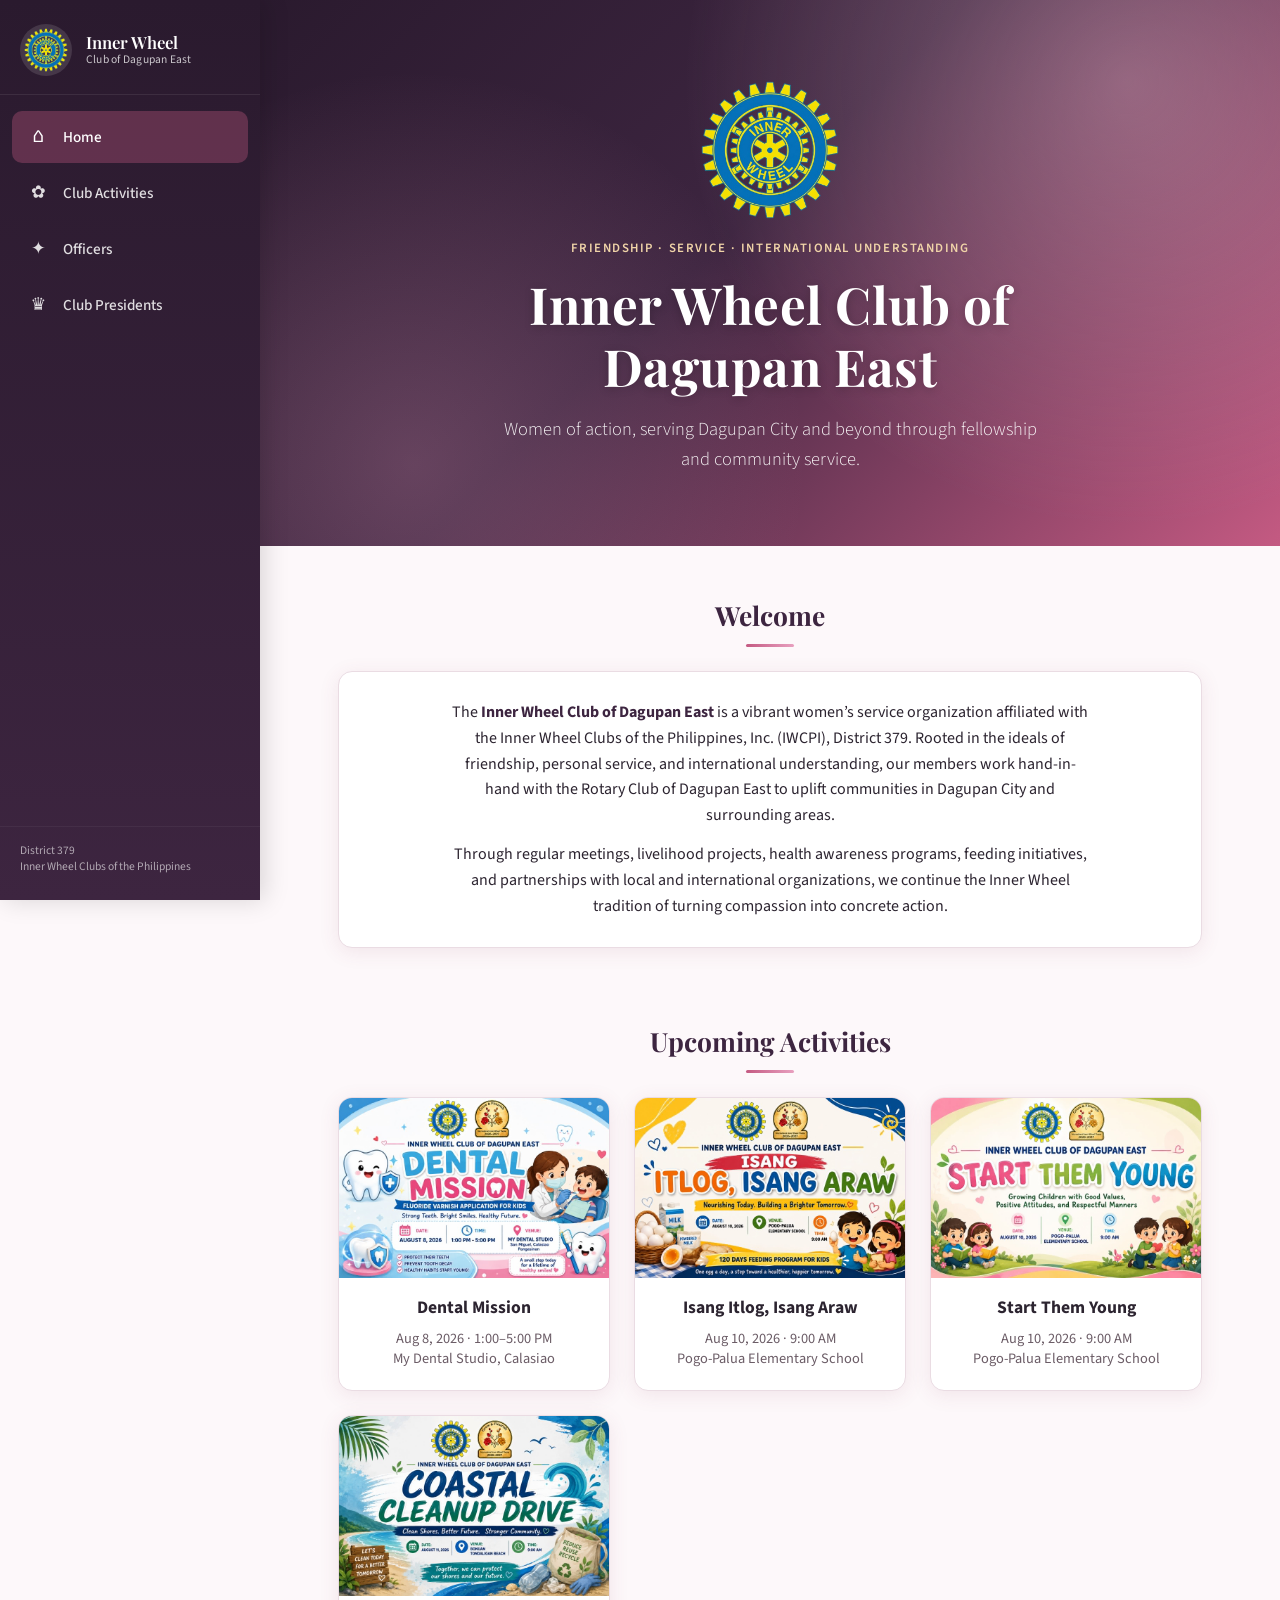
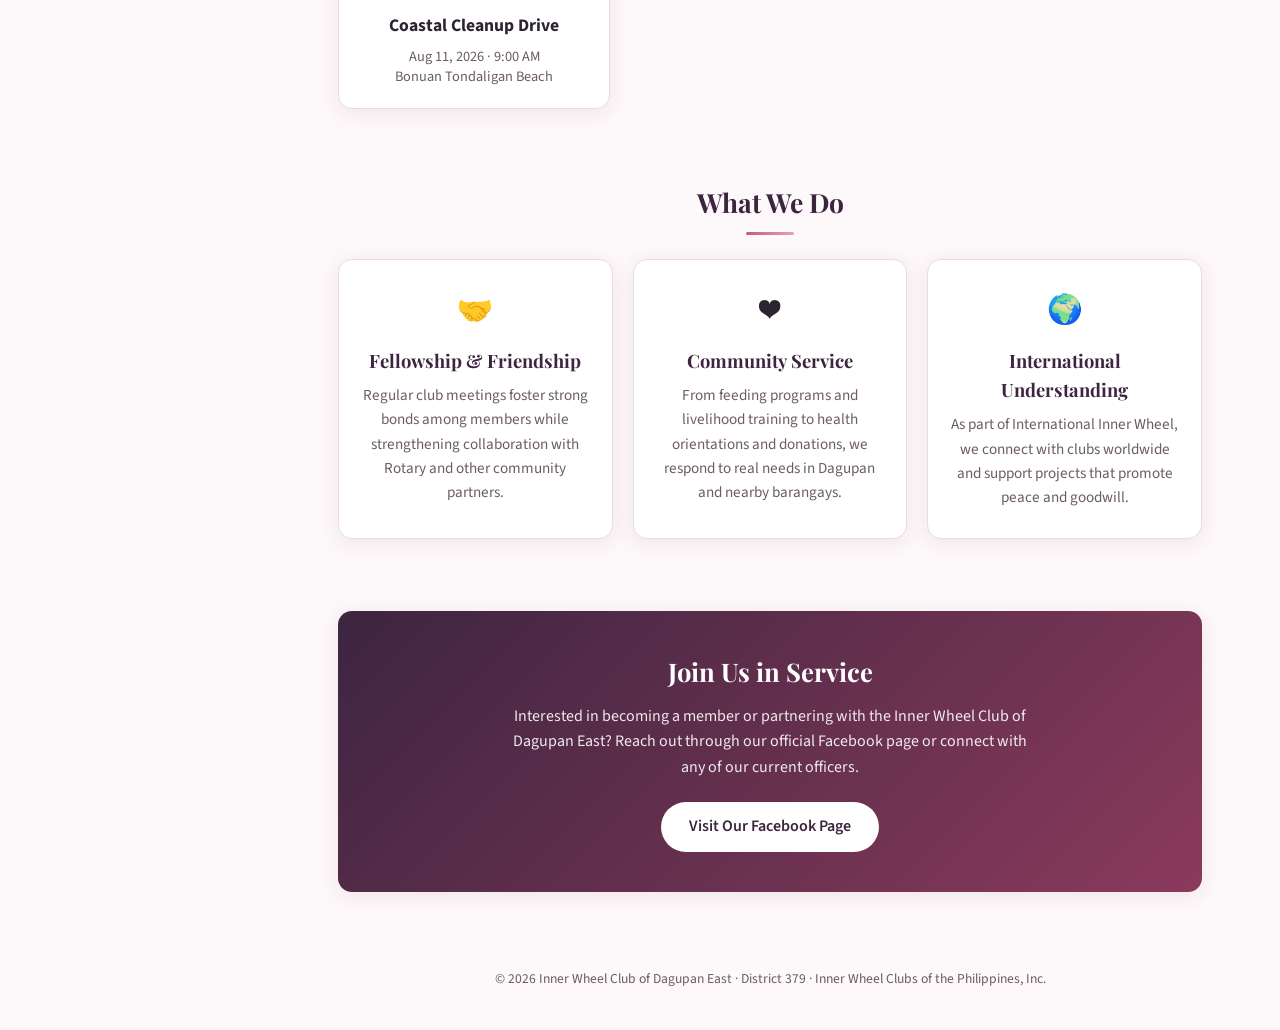
<file: index.html>
<!DOCTYPE html>
<html lang="en">
<head>
  <meta charset="UTF-8" />
  <meta name="viewport" content="width=device-width, initial-scale=1.0" />
  <title>Home | Inner Wheel Club of Dagupan East</title>
  <link rel="stylesheet" href="styles.css" />
  <link rel="preconnect" href="https://fonts.googleapis.com" />
  <link rel="preconnect" href="https://fonts.gstatic.com" crossorigin />
  <link href="https://fonts.googleapis.com/css2?family=Playfair+Display:wght@500;600;700&family=Source+Sans+3:wght@300;400;500;600;700&display=swap" rel="stylesheet" />
</head>
<body>
  <div class="layout">
    <aside class="sidebar" id="sidebar">
      <div class="sidebar-header">
        <div class="logo-mark">
          <img src="public/Iwc-trans-logo.png" alt="Inner Wheel Club logo" />
        </div>
        <div class="logo-text">
          <span class="club-name">Inner Wheel</span>
          <span class="club-sub">Club of Dagupan East</span>
        </div>
      </div>
      <nav class="side-nav">
        <a href="index.html" class="nav-item active">
          <span class="nav-icon">⌂</span>
          <span>Home</span>
        </a>
        <a href="activities.html" class="nav-item">
          <span class="nav-icon">✿</span>
          <span>Club Activities</span>
        </a>
        <a href="officers.html" class="nav-item">
          <span class="nav-icon">✦</span>
          <span>Officers</span>
        </a>
        <a href="presidents.html" class="nav-item">
          <span class="nav-icon">♛</span>
          <span>Club Presidents</span>
        </a>
      </nav>
      <div class="sidebar-footer">
        <p>District 379</p>
        <p>Inner Wheel Clubs of the Philippines</p>
      </div>
    </aside>

    <button class="menu-toggle" id="menuToggle" aria-label="Toggle menu">☰</button>

    <main class="main-content home-page">
      <header class="page-hero">
        <div class="hero-overlay"></div>
        <div class="hero-content">
          <img src="public/Iwc-trans-logo.png" alt="Inner Wheel Club of Dagupan East" class="hero-club-logo" />
          <p class="eyebrow">Friendship · Service · International Understanding</p>
          <h1>Inner Wheel Club of<br />Dagupan East</h1>
          <p class="hero-tagline">Women of action, serving Dagupan City and beyond through fellowship and community service.</p>
        </div>
      </header>

      <section class="section">
        <div class="section-header">
          <h2>Welcome</h2>
          <div class="accent-line"></div>
        </div>
        <div class="content-card">
          <p>
            The <strong>Inner Wheel Club of Dagupan East</strong> is a vibrant women’s service organization affiliated with the Inner Wheel Clubs of the Philippines, Inc. (IWCPI), District 379.
            Rooted in the ideals of friendship, personal service, and international understanding, our members work hand-in-hand with the Rotary Club of Dagupan East to uplift communities in Dagupan City and surrounding areas.
          </p>
          <p>
            Through regular meetings, livelihood projects, health awareness programs, feeding initiatives, and partnerships with local and international organizations, we continue the Inner Wheel tradition of turning compassion into concrete action.
          </p>
        </div>
      </section>

      <section class="section">
        <div class="section-header">
          <h2>Upcoming Activities</h2>
          <div class="accent-line"></div>
        </div>
        <div class="events-grid">
          <article class="event-card">
            <a href="https://www.facebook.com/people/Inner-Wheel-Club-of-Dagupan-East-District-379/61591944000616/" target="_blank" rel="noopener">
              <img src="public/events/dental-mission.jpg" alt="Dental Mission – Fluoride Varnish Application for Kids, August 8, 2026" />
            </a>
            <div class="event-meta">
              <h3>Dental Mission</h3>
              <p>Aug 8, 2026 · 1:00–5:00 PM<br />My Dental Studio, Calasiao</p>
            </div>
          </article>
          <article class="event-card">
            <a href="https://www.facebook.com/people/Inner-Wheel-Club-of-Dagupan-East-District-379/61591944000616/" target="_blank" rel="noopener">
              <img src="public/events/isang-itlog.jpg" alt="Isang Itlog, Isang Araw – August 10, 2026" />
            </a>
            <div class="event-meta">
              <h3>Isang Itlog, Isang Araw</h3>
              <p>Aug 10, 2026 · 9:00 AM<br />Pogo-Palua Elementary School</p>
            </div>
          </article>
          <article class="event-card">
            <a href="https://www.facebook.com/people/Inner-Wheel-Club-of-Dagupan-East-District-379/61591944000616/" target="_blank" rel="noopener">
              <img src="public/events/start-them-young.jpg" alt="Start Them Young – August 10, 2026" />
            </a>
            <div class="event-meta">
              <h3>Start Them Young</h3>
              <p>Aug 10, 2026 · 9:00 AM<br />Pogo-Palua Elementary School</p>
            </div>
          </article>
          <article class="event-card">
            <a href="https://www.facebook.com/people/Inner-Wheel-Club-of-Dagupan-East-District-379/61591944000616/" target="_blank" rel="noopener">
              <img src="public/events/coastal-cleanup.jpg" alt="Coastal Cleanup Drive – August 11, 2026" />
            </a>
            <div class="event-meta">
              <h3>Coastal Cleanup Drive</h3>
              <p>Aug 11, 2026 · 9:00 AM<br />Bonuan Tondaligan Beach</p>
            </div>
          </article>
        </div>
      </section>

      <section class="section">
        <div class="section-header">
          <h2>What We Do</h2>
          <div class="accent-line"></div>
        </div>
        <div class="card-grid">
          <article class="info-card">
            <div class="card-icon">🤝</div>
            <h3>Fellowship & Friendship</h3>
            <p>Regular club meetings foster strong bonds among members while strengthening collaboration with Rotary and other community partners.</p>
          </article>
          <article class="info-card">
            <div class="card-icon">❤️</div>
            <h3>Community Service</h3>
            <p>From feeding programs and livelihood training to health orientations and donations, we respond to real needs in Dagupan and nearby barangays.</p>
          </article>
          <article class="info-card">
            <div class="card-icon">🌍</div>
            <h3>International Understanding</h3>
            <p>As part of International Inner Wheel, we connect with clubs worldwide and support projects that promote peace and goodwill.</p>
          </article>
        </div>
      </section>

      <section class="section cta-section">
        <div class="cta-box">
          <h2>Join Us in Service</h2>
          <p>Interested in becoming a member or partnering with the Inner Wheel Club of Dagupan East? Reach out through our official Facebook page or connect with any of our current officers.</p>
          <a href="https://www.facebook.com/people/Inner-Wheel-Club-of-Dagupan-East-District-379/61591944000616/" target="_blank" rel="noopener" class="btn-primary">Visit Our Facebook Page</a>
        </div>
      </section>

      <footer class="site-footer">
        <p>© <span id="year"></span> Inner Wheel Club of Dagupan East · District 379 · Inner Wheel Clubs of the Philippines, Inc.</p>
      </footer>
    </main>
  </div>

  <script src="script.js"></script>
</body>
</html>
</file>
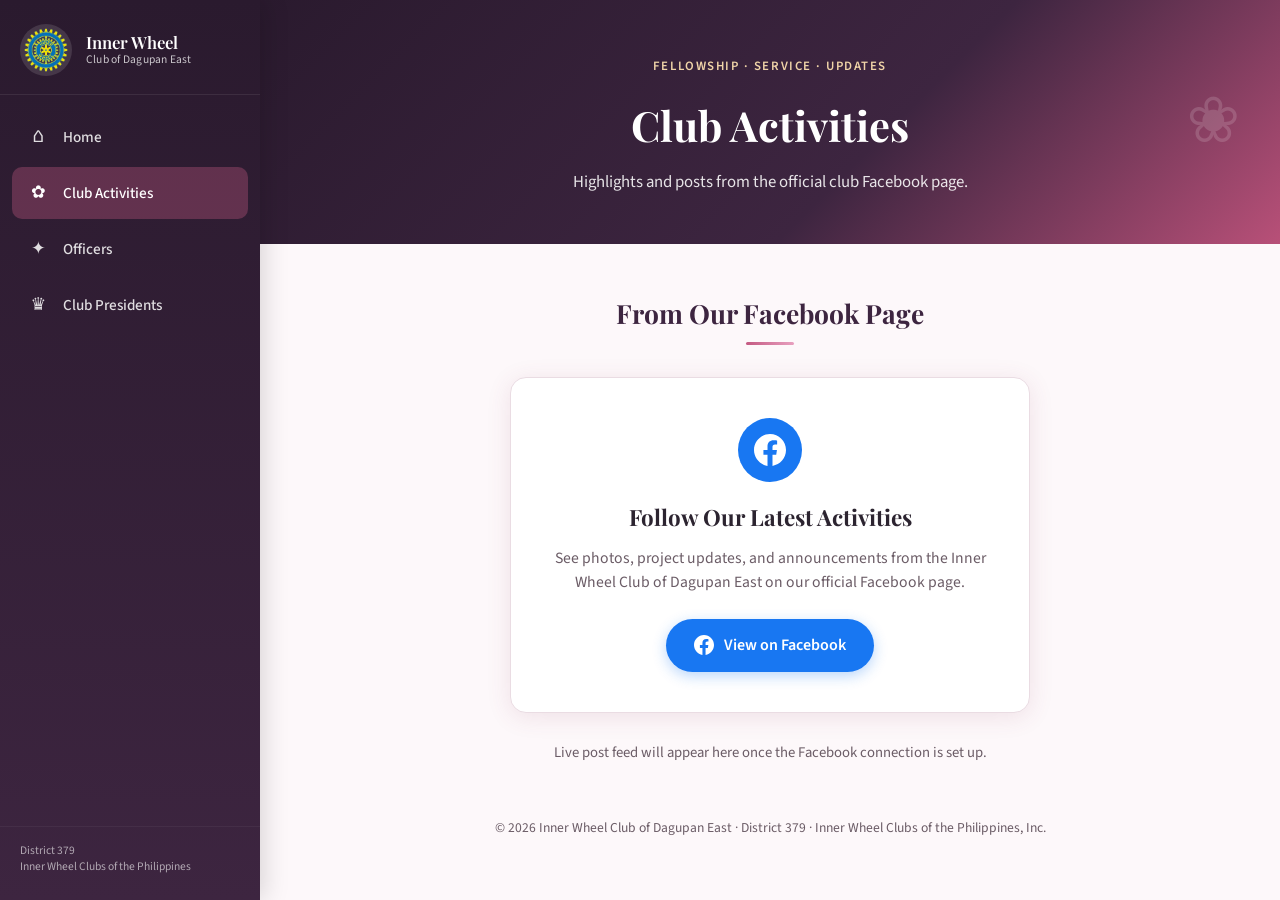
<file: activities.html>
<!DOCTYPE html>
<html lang="en">
<head>
  <meta charset="UTF-8" />
  <meta name="viewport" content="width=device-width, initial-scale=1.0" />
  <title>Club Activities | Inner Wheel Club of Dagupan East</title>
  <link rel="stylesheet" href="styles.css" />
  <link rel="preconnect" href="https://fonts.googleapis.com" />
  <link rel="preconnect" href="https://fonts.gstatic.com" crossorigin />
  <link href="https://fonts.googleapis.com/css2?family=Playfair+Display:wght@500;600;700&family=Source+Sans+3:wght@300;400;500;600;700&display=swap" rel="stylesheet" />
  <style>
    .fb-cta-card {
      max-width: 520px;
      margin: 32px auto 16px;
      background: #fff;
      border-radius: 16px;
      box-shadow: 0 4px 24px rgba(139, 58, 92, 0.12);
      border: 1px solid #eadce3;
      padding: 40px 28px;
      text-align: center;
    }
    .fb-cta-card .fb-icon {
      width: 64px;
      height: 64px;
      margin: 0 auto 18px;
      background: #1877f2;
      border-radius: 50%;
      display: flex;
      align-items: center;
      justify-content: center;
    }
    .fb-cta-card .fb-icon svg {
      width: 32px;
      height: 32px;
      fill: #fff;
    }
    .fb-cta-card h3 {
      font-family: "Playfair Display", serif;
      font-size: 1.4rem;
      color: #2c2430;
      margin-bottom: 10px;
    }
    .fb-cta-card p {
      color: #6b5c66;
      font-size: 0.98rem;
      line-height: 1.55;
      margin-bottom: 24px;
    }
    .btn-facebook {
      display: inline-flex;
      align-items: center;
      gap: 10px;
      background: #1877f2;
      color: #fff !important;
      font-weight: 600;
      font-size: 1rem;
      padding: 14px 28px;
      border-radius: 999px;
      text-decoration: none !important;
      transition: background 0.2s ease, transform 0.2s ease;
      box-shadow: 0 4px 14px rgba(24, 119, 242, 0.3);
    }
    .btn-facebook:hover {
      background: #166fe5;
      transform: translateY(-2px);
    }
    .btn-facebook svg {
      width: 20px;
      height: 20px;
      fill: #fff;
    }
    .upcoming-note {
      max-width: 520px;
      margin: 28px auto 0;
      text-align: center;
      font-size: 0.92rem;
      color: #6b5c66;
    }
  </style>
</head>
<body>
  <div class="layout">
    <aside class="sidebar" id="sidebar">
      <div class="sidebar-header">
        <div class="logo-mark">
          <img src="public/Iwc-trans-logo.png" alt="Inner Wheel Club logo" />
        </div>
        <div class="logo-text">
          <span class="club-name">Inner Wheel</span>
          <span class="club-sub">Club of Dagupan East</span>
        </div>
      </div>
      <nav class="side-nav">
        <a href="index.html" class="nav-item">
          <span class="nav-icon">⌂</span>
          <span>Home</span>
        </a>
        <a href="activities.html" class="nav-item active">
          <span class="nav-icon">✿</span>
          <span>Club Activities</span>
        </a>
        <a href="officers.html" class="nav-item">
          <span class="nav-icon">✦</span>
          <span>Officers</span>
        </a>
        <a href="presidents.html" class="nav-item">
          <span class="nav-icon">♛</span>
          <span>Club Presidents</span>
        </a>
      </nav>
      <div class="sidebar-footer">
        <p>District 379</p>
        <p>Inner Wheel Clubs of the Philippines</p>
      </div>
    </aside>

    <button class="menu-toggle" id="menuToggle" aria-label="Toggle menu">☰</button>

    <main class="main-content">
      <header class="page-header">
        <p class="eyebrow">Fellowship · Service · Updates</p>
        <h1>Club Activities</h1>
        <p class="page-subtitle">Highlights and posts from the official club Facebook page.</p>
      </header>

      <section class="section">
        <div class="section-header">
          <h2>From Our Facebook Page</h2>
          <div class="accent-line"></div>
        </div>

        <div class="fb-cta-card">
          <div class="fb-icon">
            <svg viewBox="0 0 24 24" xmlns="http://www.w3.org/2000/svg"><path d="M24 12.073c0-6.627-5.373-12-12-12s-12 5.373-12 12c0 5.99 4.388 10.954 10.125 11.854v-8.385H7.078v-3.47h3.047V9.43c0-3.007 1.792-4.669 4.533-4.669 1.312 0 2.686.235 2.686.235v2.953H15.83c-1.491 0-1.956.925-1.956 1.874v2.25h3.328l-.532 3.47h-2.796v8.385C19.612 23.027 24 18.062 24 12.073z"/></svg>
          </div>
          <h3>Follow Our Latest Activities</h3>
          <p>
            See photos, project updates, and announcements from the
            Inner Wheel Club of Dagupan East on our official Facebook page.
          </p>
          <a class="btn-facebook"
             href="https://www.facebook.com/people/Inner-Wheel-Club-of-Dagupan-East-District-379/61591944000616/"
             target="_blank" rel="noopener">
            <svg viewBox="0 0 24 24" xmlns="http://www.w3.org/2000/svg"><path d="M24 12.073c0-6.627-5.373-12-12-12s-12 5.373-12 12c0 5.99 4.388 10.954 10.125 11.854v-8.385H7.078v-3.47h3.047V9.43c0-3.007 1.792-4.669 4.533-4.669 1.312 0 2.686.235 2.686.235v2.953H15.83c-1.491 0-1.956.925-1.956 1.874v2.25h3.328l-.532 3.47h-2.796v8.385C19.612 23.027 24 18.062 24 12.073z"/></svg>
            View on Facebook
          </a>
        </div>

        <p class="upcoming-note">
          Live post feed will appear here once the Facebook connection is set up.
        </p>
      </section>

      <footer class="site-footer">
        <p>© <span id="year"></span> Inner Wheel Club of Dagupan East · District 379 · Inner Wheel Clubs of the Philippines, Inc.</p>
      </footer>
    </main>
  </div>

  <script src="script.js"></script>
</body>
</html>
</file>
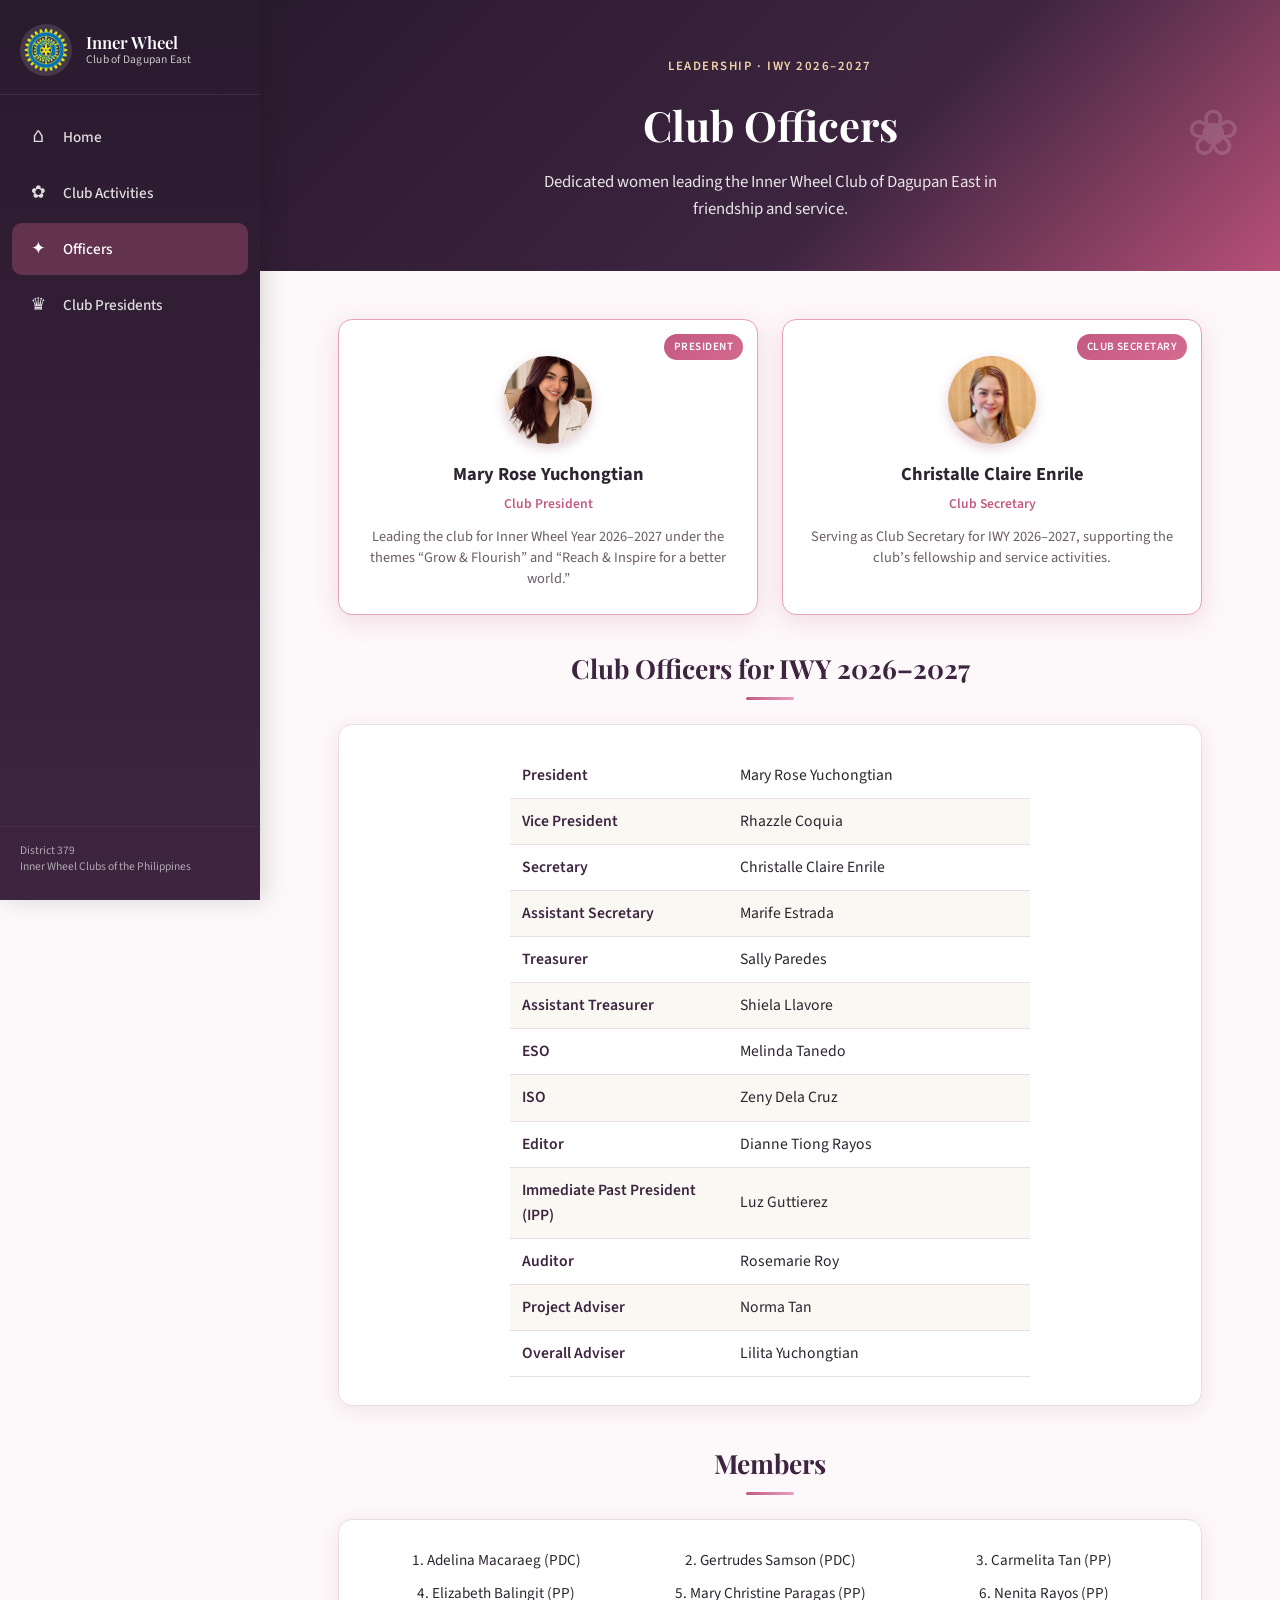
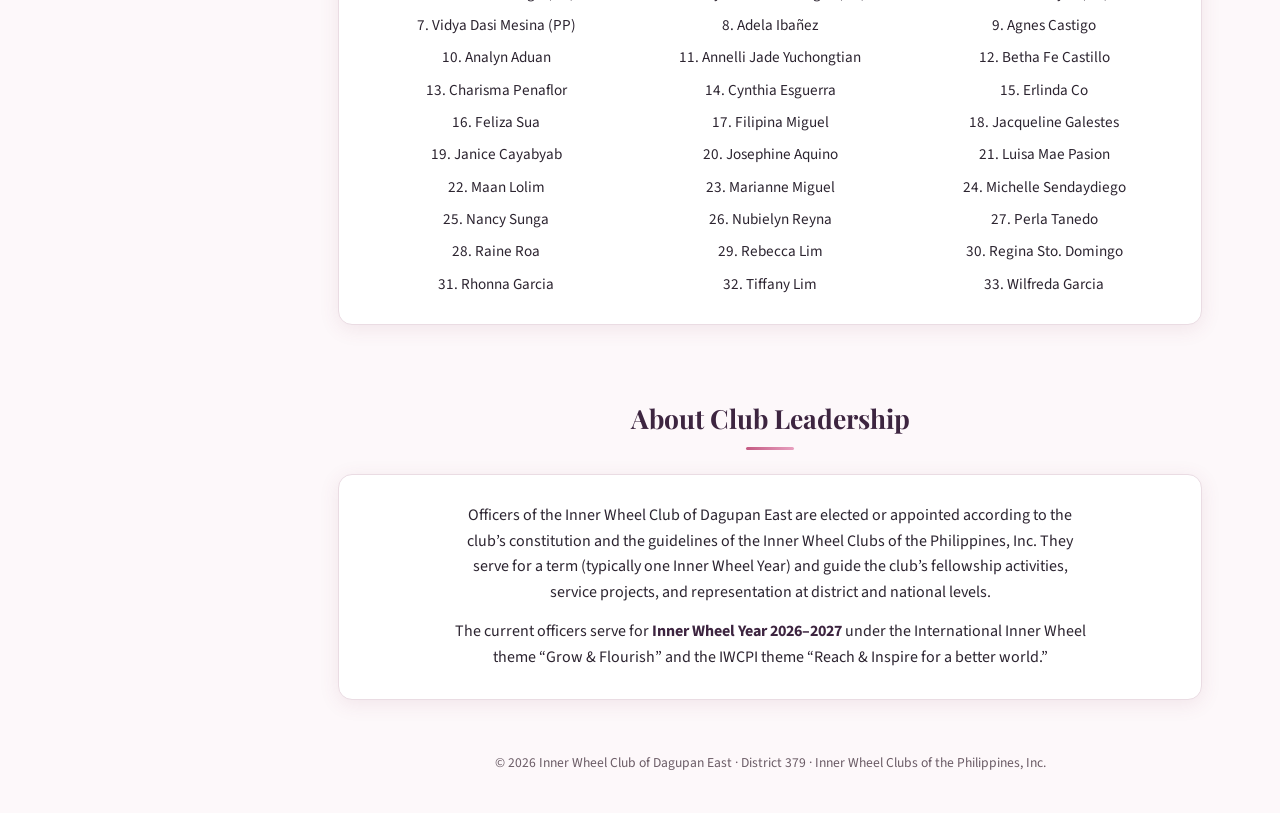
<file: officers.html>
<!DOCTYPE html>
<html lang="en">
<head>
  <meta charset="UTF-8" />
  <meta name="viewport" content="width=device-width, initial-scale=1.0" />
  <title>Officers | Inner Wheel Club of Dagupan East</title>
  <link rel="stylesheet" href="styles.css" />
  <link rel="preconnect" href="https://fonts.googleapis.com" />
  <link rel="preconnect" href="https://fonts.gstatic.com" crossorigin />
  <link href="https://fonts.googleapis.com/css2?family=Playfair+Display:wght@500;600;700&family=Source+Sans+3:wght@300;400;500;600;700&display=swap" rel="stylesheet" />
</head>
<body>
  <div class="layout">
    <aside class="sidebar" id="sidebar">
      <div class="sidebar-header">
        <div class="logo-mark">
          <img src="public/Iwc-trans-logo.png" alt="Inner Wheel Club logo" />
        </div>
        <div class="logo-text">
          <span class="club-name">Inner Wheel</span>
          <span class="club-sub">Club of Dagupan East</span>
        </div>
      </div>
      <nav class="side-nav">
        <a href="index.html" class="nav-item">
          <span class="nav-icon">⌂</span>
          <span>Home</span>
        </a>
        <a href="activities.html" class="nav-item">
          <span class="nav-icon">✿</span>
          <span>Club Activities</span>
        </a>
        <a href="officers.html" class="nav-item active">
          <span class="nav-icon">✦</span>
          <span>Officers</span>
        </a>
        <a href="presidents.html" class="nav-item">
          <span class="nav-icon">♛</span>
          <span>Club Presidents</span>
        </a>
      </nav>
      <div class="sidebar-footer">
        <p>District 379</p>
        <p>Inner Wheel Clubs of the Philippines</p>
      </div>
    </aside>

    <button class="menu-toggle" id="menuToggle" aria-label="Toggle menu">☰</button>

    <main class="main-content">
      <header class="page-header">
        <p class="eyebrow">Leadership · IWY 2026–2027</p>
        <h1>Club Officers</h1>
        <p class="page-subtitle">Dedicated women leading the Inner Wheel Club of Dagupan East in friendship and service.</p>
      </header>

      <section class="section">
        <div class="officers-grid" style="margin-bottom: 32px;">
          <article class="officer-card featured">
            <div class="officer-badge">President</div>
            <div class="officer-avatar officer-avatar-photo">
              <img src="public/mry.png" alt="Mary Rose Yuchongtian" />
            </div>
            <h3>Mary Rose Yuchongtian</h3>
            <p class="officer-role">Club President</p>
            <p class="officer-bio">Leading the club for Inner Wheel Year 2026–2027 under the themes “Grow & Flourish” and “Reach & Inspire for a better world.”</p>
          </article>

          <article class="officer-card featured">
            <div class="officer-badge">Club Secretary</div>
            <div class="officer-avatar officer-avatar-photo">
              <img src="public/ce.png" alt="Christalle Claire Enrile" />
            </div>
            <h3>Christalle Claire Enrile</h3>
            <p class="officer-role">Club Secretary</p>
            <p class="officer-bio">Serving as Club Secretary for IWY 2026–2027, supporting the club’s fellowship and service activities.</p>
          </article>
        </div>

        <div class="section-header">
          <h2>Club Officers for IWY 2026–2027</h2>
          <div class="accent-line"></div>
        </div>

        <div class="content-card" style="margin-bottom: 36px;">
          <table class="officers-table" style="width:100%; border-collapse: collapse; font-size: 0.98rem;">
            <tbody>
              <tr>
                <td style="padding: 10px 12px; font-weight: 600; color: var(--navy); width: 42%;">President</td>
                <td style="padding: 10px 12px; color: var(--text);">Mary Rose Yuchongtian</td>
              </tr>
              <tr style="background: #faf8f2;">
                <td style="padding: 10px 12px; font-weight: 600; color: var(--navy);">Vice President</td>
                <td style="padding: 10px 12px; color: var(--text);">Rhazzle Coquia</td>
              </tr>
              <tr>
                <td style="padding: 10px 12px; font-weight: 600; color: var(--navy);">Secretary</td>
                <td style="padding: 10px 12px; color: var(--text);">Christalle Claire Enrile</td>
              </tr>
              <tr style="background: #faf8f2;">
                <td style="padding: 10px 12px; font-weight: 600; color: var(--navy);">Assistant Secretary</td>
                <td style="padding: 10px 12px; color: var(--text);">Marife Estrada</td>
              </tr>
              <tr>
                <td style="padding: 10px 12px; font-weight: 600; color: var(--navy);">Treasurer</td>
                <td style="padding: 10px 12px; color: var(--text);">Sally Paredes</td>
              </tr>
              <tr style="background: #faf8f2;">
                <td style="padding: 10px 12px; font-weight: 600; color: var(--navy);">Assistant Treasurer</td>
                <td style="padding: 10px 12px; color: var(--text);">Shiela Llavore</td>
              </tr>
              <tr>
                <td style="padding: 10px 12px; font-weight: 600; color: var(--navy);">ESO</td>
                <td style="padding: 10px 12px; color: var(--text);">Melinda Tanedo</td>
              </tr>
              <tr style="background: #faf8f2;">
                <td style="padding: 10px 12px; font-weight: 600; color: var(--navy);">ISO</td>
                <td style="padding: 10px 12px; color: var(--text);">Zeny Dela Cruz</td>
              </tr>
              <tr>
                <td style="padding: 10px 12px; font-weight: 600; color: var(--navy);">Editor</td>
                <td style="padding: 10px 12px; color: var(--text);">Dianne Tiong Rayos</td>
              </tr>
              <tr style="background: #faf8f2;">
                <td style="padding: 10px 12px; font-weight: 600; color: var(--navy);">Immediate Past President (IPP)</td>
                <td style="padding: 10px 12px; color: var(--text);">Luz Guttierez</td>
              </tr>
              <tr>
                <td style="padding: 10px 12px; font-weight: 600; color: var(--navy);">Auditor</td>
                <td style="padding: 10px 12px; color: var(--text);">Rosemarie Roy</td>
              </tr>
              <tr style="background: #faf8f2;">
                <td style="padding: 10px 12px; font-weight: 600; color: var(--navy);">Project Adviser</td>
                <td style="padding: 10px 12px; color: var(--text);">Norma Tan</td>
              </tr>
              <tr>
                <td style="padding: 10px 12px; font-weight: 600; color: var(--navy);">Overall Adviser</td>
                <td style="padding: 10px 12px; color: var(--text);">Lilita Yuchongtian</td>
              </tr>
            </tbody>
          </table>
        </div>

        <div class="section-header">
          <h2>Members</h2>
          <div class="accent-line"></div>
        </div>

        <div class="content-card">
          <div class="members-grid" style="display: grid; grid-template-columns: repeat(auto-fill, minmax(220px, 1fr)); gap: 8px 24px; font-size: 0.95rem; color: var(--text);">
            <div>1. Adelina Macaraeg (PDC)</div>
            <div>2. Gertrudes Samson (PDC)</div>
            <div>3. Carmelita Tan (PP)</div>
            <div>4. Elizabeth Balingit (PP)</div>
            <div>5. Mary Christine Paragas (PP)</div>
            <div>6. Nenita Rayos (PP)</div>
            <div>7. Vidya Dasi Mesina (PP)</div>
            <div>8. Adela Ibañez</div>
            <div>9. Agnes Castigo</div>
            <div>10. Analyn Aduan</div>
            <div>11. Annelli Jade Yuchongtian</div>
            <div>12. Betha Fe Castillo</div>
            <div>13. Charisma Penaflor</div>
            <div>14. Cynthia Esguerra</div>
            <div>15. Erlinda Co</div>
            <div>16. Feliza Sua</div>
            <div>17. Filipina Miguel</div>
            <div>18. Jacqueline Galestes</div>
            <div>19. Janice Cayabyab</div>
            <div>20. Josephine Aquino</div>
            <div>21. Luisa Mae Pasion</div>
            <div>22. Maan Lolim</div>
            <div>23. Marianne Miguel</div>
            <div>24. Michelle Sendaydiego</div>
            <div>25. Nancy Sunga</div>
            <div>26. Nubielyn Reyna</div>
            <div>27. Perla Tanedo</div>
            <div>28. Raine Roa</div>
            <div>29. Rebecca Lim</div>
            <div>30. Regina Sto. Domingo</div>
            <div>31. Rhonna Garcia</div>
            <div>32. Tiffany Lim</div>
            <div>33. Wilfreda Garcia</div>
          </div>
        </div>
      </section>

      <section class="section">
        <div class="section-header">
          <h2>About Club Leadership</h2>
          <div class="accent-line"></div>
        </div>
        <div class="content-card">
          <p>
            Officers of the Inner Wheel Club of Dagupan East are elected or appointed according to the club’s constitution and the guidelines of the Inner Wheel Clubs of the Philippines, Inc.
            They serve for a term (typically one Inner Wheel Year) and guide the club’s fellowship activities, service projects, and representation at district and national levels.
          </p>
          <p>
            The current officers serve for <strong>Inner Wheel Year 2026–2027</strong> under the International Inner Wheel theme “Grow & Flourish” and the IWCPI theme “Reach & Inspire for a better world.”
          </p>
        </div>
      </section>

      <footer class="site-footer">
        <p>© <span id="year"></span> Inner Wheel Club of Dagupan East · District 379 · Inner Wheel Clubs of the Philippines, Inc.</p>
      </footer>
    </main>
  </div>

  <script src="script.js"></script>
</body>
</html>
</file>
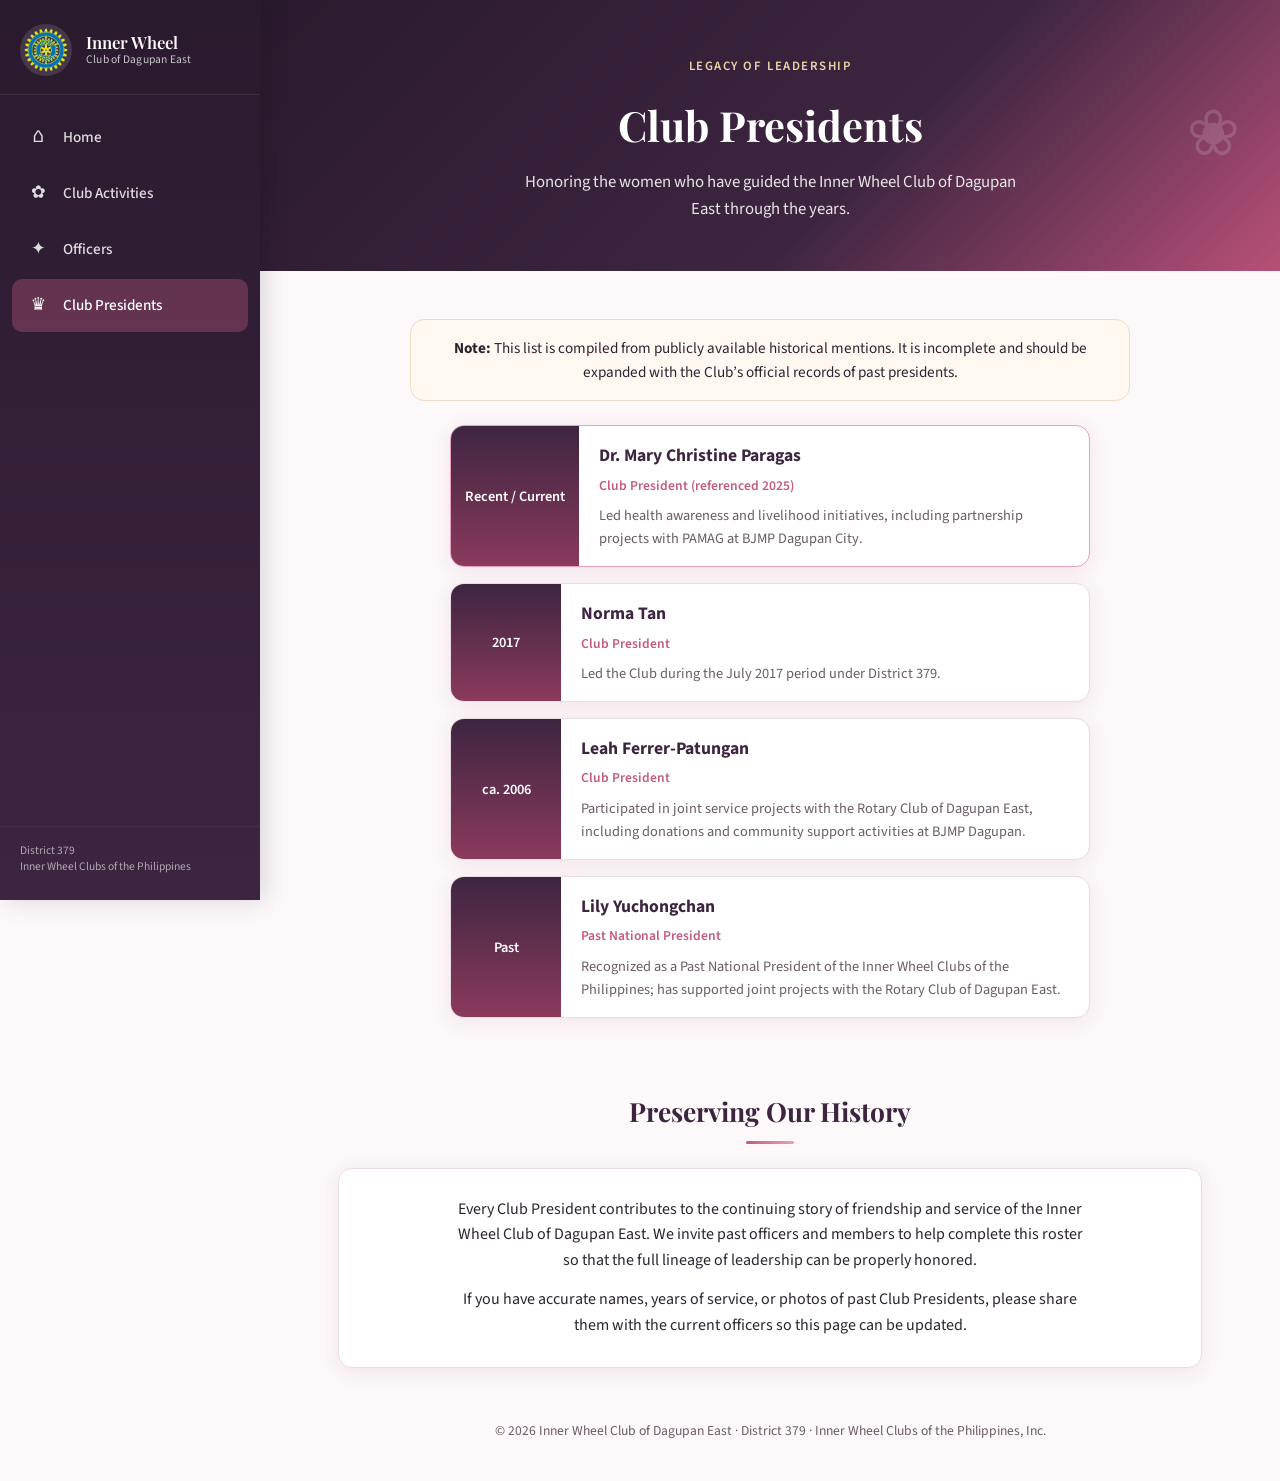
<file: presidents.html>
<!DOCTYPE html>
<html lang="en">
<head>
  <meta charset="UTF-8" />
  <meta name="viewport" content="width=device-width, initial-scale=1.0" />
  <title>Club Presidents | Inner Wheel Club of Dagupan East</title>
  <link rel="stylesheet" href="styles.css" />
  <link rel="preconnect" href="https://fonts.googleapis.com" />
  <link rel="preconnect" href="https://fonts.gstatic.com" crossorigin />
  <link href="https://fonts.googleapis.com/css2?family=Playfair+Display:wght@500;600;700&family=Source+Sans+3:wght@300;400;500;600;700&display=swap" rel="stylesheet" />
</head>
<body>
  <div class="layout">
    <aside class="sidebar" id="sidebar">
      <div class="sidebar-header">
        <div class="logo-mark">
          <img src="public/Iwc-trans-logo.png" alt="Inner Wheel Club logo" />
        </div>
        <div class="logo-text">
          <span class="club-name">Inner Wheel</span>
          <span class="club-sub">Club of Dagupan East</span>
        </div>
      </div>
      <nav class="side-nav">
        <a href="index.html" class="nav-item">
          <span class="nav-icon">⌂</span>
          <span>Home</span>
        </a>
        <a href="activities.html" class="nav-item">
          <span class="nav-icon">✿</span>
          <span>Club Activities</span>
        </a>
        <a href="officers.html" class="nav-item">
          <span class="nav-icon">✦</span>
          <span>Officers</span>
        </a>
        <a href="presidents.html" class="nav-item active">
          <span class="nav-icon">♛</span>
          <span>Club Presidents</span>
        </a>
      </nav>
      <div class="sidebar-footer">
        <p>District 379</p>
        <p>Inner Wheel Clubs of the Philippines</p>
      </div>
    </aside>

    <button class="menu-toggle" id="menuToggle" aria-label="Toggle menu">☰</button>

    <main class="main-content">
      <header class="page-header">
        <p class="eyebrow">Legacy of Leadership</p>
        <h1>Club Presidents</h1>
        <p class="page-subtitle">Honoring the women who have guided the Inner Wheel Club of Dagupan East through the years.</p>
      </header>

      <section class="section">
        <div class="notice-card">
          <p><strong>Note:</strong> This list is compiled from publicly available historical mentions. It is incomplete and should be expanded with the Club’s official records of past presidents.</p>
        </div>

        <div class="presidents-list">
          <article class="president-card current">
            <div class="pres-year">Recent / Current</div>
            <div class="pres-info">
              <h3>Dr. Mary Christine Paragas</h3>
              <p class="pres-meta">Club President (referenced 2025)</p>
              <p>Led health awareness and livelihood initiatives, including partnership projects with PAMAG at BJMP Dagupan City.</p>
            </div>
          </article>

          <article class="president-card">
            <div class="pres-year">2017</div>
            <div class="pres-info">
              <h3>Norma Tan</h3>
              <p class="pres-meta">Club President</p>
              <p>Led the Club during the July 2017 period under District 379.</p>
            </div>
          </article>

          <article class="president-card">
            <div class="pres-year">ca. 2006</div>
            <div class="pres-info">
              <h3>Leah Ferrer-Patungan</h3>
              <p class="pres-meta">Club President</p>
              <p>Participated in joint service projects with the Rotary Club of Dagupan East, including donations and community support activities at BJMP Dagupan.</p>
            </div>
          </article>

          <article class="president-card">
            <div class="pres-year">Past</div>
            <div class="pres-info">
              <h3>Lily Yuchongchan</h3>
              <p class="pres-meta">Past National President</p>
              <p>Recognized as a Past National President of the Inner Wheel Clubs of the Philippines; has supported joint projects with the Rotary Club of Dagupan East.</p>
            </div>
          </article>
        </div>
      </section>

      <section class="section">
        <div class="section-header">
          <h2>Preserving Our History</h2>
          <div class="accent-line"></div>
        </div>
        <div class="content-card">
          <p>
            Every Club President contributes to the continuing story of friendship and service of the Inner Wheel Club of Dagupan East.
            We invite past officers and members to help complete this roster so that the full lineage of leadership can be properly honored.
          </p>
          <p>
            If you have accurate names, years of service, or photos of past Club Presidents, please share them with the current officers so this page can be updated.
          </p>
        </div>
      </section>

      <footer class="site-footer">
        <p>© <span id="year"></span> Inner Wheel Club of Dagupan East · District 379 · Inner Wheel Clubs of the Philippines, Inc.</p>
      </footer>
    </main>
  </div>

  <script src="script.js"></script>
</body>
</html>
</file>
<file: styles.css>
/* Inner Wheel Club of Dagupan East – flowery pink theme */
:root {
  --navy-deep: #2a1a2e;
  --navy: #3d2540;
  --accent-pink: #c45a82;
  --soft-pink: #f8e8ef;
  --gold-light: #f0d4a8;
  --white: #ffffff;
  --text: #2c2430;
  --text-muted: #6b5c66;
  --border: #eadce3;
  --shadow: 0 4px 20px rgba(139, 58, 92, 0.1);
  --radius: 14px;
  --sidebar-width: 260px;
  --transition: 0.25s ease;
}

*,
*::before,
*::after {
  box-sizing: border-box;
  margin: 0;
  padding: 0;
}

html {
  scroll-behavior: smooth;
}

body {
  font-family: "Source Sans 3", system-ui, sans-serif;
  color: var(--text);
  background: #fdf8fa;
  line-height: 1.6;
  min-height: 100vh;
}

a {
  color: var(--accent-pink);
  text-decoration: none;
}

a:hover {
  text-decoration: underline;
}

img {
  max-width: 100%;
  height: auto;
}

/* ---------- Layout ---------- */
.layout {
  display: flex;
  min-height: 100vh;
}

.sidebar {
  position: fixed;
  top: 0;
  left: 0;
  width: var(--sidebar-width);
  height: 100vh;
  background: linear-gradient(180deg, var(--navy-deep) 0%, var(--navy) 100%);
  color: var(--white);
  display: flex;
  flex-direction: column;
  z-index: 100;
  transition: transform var(--transition);
  box-shadow: 4px 0 24px rgba(0, 0, 0, 0.15);
}

.sidebar-header {
  padding: 24px 20px 18px;
  display: flex;
  align-items: center;
  gap: 14px;
  border-bottom: 1px solid rgba(255, 255, 255, 0.08);
}

.logo-mark {
  width: 52px;
  height: 52px;
  border-radius: 50%;
  overflow: hidden;
  background: rgba(255, 255, 255, 0.12);
  flex-shrink: 0;
  display: flex;
  align-items: center;
  justify-content: center;
  padding: 4px;
}

.logo-mark img {
  width: 100%;
  height: 100%;
  object-fit: contain;
}

.logo-text {
  display: flex;
  flex-direction: column;
  line-height: 1.25;
}

.club-name {
  font-family: "Playfair Display", serif;
  font-size: 1.05rem;
  font-weight: 600;
  color: var(--white);
}

.club-sub {
  font-size: 0.72rem;
  opacity: 0.75;
  letter-spacing: 0.02em;
}

.side-nav {
  flex: 1;
  padding: 16px 12px;
  display: flex;
  flex-direction: column;
  gap: 4px;
}

.nav-item {
  display: flex;
  align-items: center;
  gap: 12px;
  padding: 12px 14px;
  border-radius: 10px;
  color: rgba(255, 255, 255, 0.85);
  font-weight: 500;
  font-size: 0.95rem;
  transition: background var(--transition), color var(--transition);
  text-decoration: none;
}

.nav-item:hover {
  background: rgba(255, 255, 255, 0.08);
  color: var(--white);
  text-decoration: none;
}

.nav-item.active {
  background: rgba(196, 90, 130, 0.35);
  color: var(--white);
}

.nav-icon {
  font-size: 1.1rem;
  width: 1.4em;
  text-align: center;
}

.sidebar-footer {
  padding: 16px 20px 24px;
  font-size: 0.72rem;
  opacity: 0.6;
  line-height: 1.45;
  border-top: 1px solid rgba(255, 255, 255, 0.08);
}

.menu-toggle {
  display: none;
  position: fixed;
  top: 16px;
  left: 16px;
  z-index: 110;
  width: 44px;
  height: 44px;
  border: none;
  border-radius: 10px;
  background: var(--navy);
  color: var(--white);
  font-size: 1.3rem;
  cursor: pointer;
  box-shadow: var(--shadow);
}

.main-content {
  margin-left: var(--sidebar-width);
  flex: 1;
  min-width: 0;
}

/* ---------- Site-wide centered content ---------- */
.page-hero,
.page-header {
  text-align: center;
}

.page-header .page-subtitle {
  margin-left: auto;
  margin-right: auto;
}

.section {
  margin-left: auto;
  margin-right: auto;
  text-align: center;
}

.section-header {
  display: flex;
  flex-direction: column;
  align-items: center;
}

.accent-line {
  margin: 0 auto;
}

.content-card {
  text-align: center;
}

.content-card p {
  max-width: 640px;
  margin-left: auto;
  margin-right: auto;
}

.info-card {
  text-align: center;
}

.site-footer {
  text-align: center;
}

.feed-intro,
.feed-note,
.notice-card {
  text-align: center;
  max-width: 720px;
  margin-left: auto;
  margin-right: auto;
}

.officers-table {
  margin: 0 auto;
  text-align: left;
  max-width: 520px;
}

.page-hero {
  position: relative;
  background: linear-gradient(135deg, var(--navy-deep) 0%, var(--navy) 45%, #c45a82 100%);
  color: var(--white);
  padding: 80px 48px 72px;
  overflow: hidden;
}

.hero-overlay {
  position: absolute;
  inset: 0;
  background:
    radial-gradient(circle at 85% 15%, rgba(245, 198, 214, 0.35) 0%, transparent 45%),
    radial-gradient(circle at 15% 85%, rgba(232, 160, 191, 0.25) 0%, transparent 40%);
  pointer-events: none;
}

.hero-content {
  position: relative;
  max-width: 720px;
  margin: 0 auto;
  display: flex;
  flex-direction: column;
  align-items: center;
  text-align: center;
}

.hero-club-logo {
  display: block;
  width: 100%;
  max-width: 140px; /* 50% of previous 280px */
  height: auto;
  margin: 0 auto 18px;
  object-fit: contain;
}

.eyebrow {
  font-size: 0.8rem;
  font-weight: 600;
  letter-spacing: 0.12em;
  text-transform: uppercase;
  color: var(--gold-light);
  margin-bottom: 16px;
}

.page-hero h1 {
  font-family: "Playfair Display", Georgia, serif;
  font-weight: 700;
  color: var(--white);
  font-size: clamp(2.2rem, 4vw, 3.2rem);
  margin-bottom: 18px;
  line-height: 1.2;
  letter-spacing: 0.01em;
  text-shadow: 0 2px 10px rgba(0, 0, 0, 0.2);
}

.hero-tagline {
  font-size: 1.15rem;
  opacity: 0.92;
  max-width: 540px;
  font-weight: 300;
}

.page-header {
  background: linear-gradient(135deg, var(--navy-deep) 0%, var(--navy) 60%, #b85078 100%);
  color: var(--white);
  padding: 56px 48px 48px;
  position: relative;
  overflow: hidden;
}

.page-header::after {
  content: "❀";
  position: absolute;
  right: 40px;
  top: 50%;
  transform: translateY(-50%);
  font-size: 4rem;
  opacity: 0.15;
  pointer-events: none;
}

.page-header .eyebrow {
  color: var(--gold-light);
}

.page-header h1 {
  font-family: "Playfair Display", Georgia, serif;
  font-weight: 700;
  color: var(--white);
  font-size: clamp(1.9rem, 3.5vw, 2.6rem);
  margin-bottom: 10px;
}

.page-subtitle {
  font-size: 1.05rem;
  opacity: 0.88;
  max-width: 520px;
}

.section {
  padding: 48px 48px 24px;
  max-width: 960px;
}

.section-header {
  margin-bottom: 24px;
}

.section-header h2 {
  font-family: "Playfair Display", serif;
  font-size: 1.65rem;
  color: var(--navy);
  margin-bottom: 8px;
}

.accent-line {
  width: 48px;
  height: 3px;
  background: linear-gradient(90deg, var(--accent-pink), #e8a0bf);
  border-radius: 2px;
}

.content-card {
  background: var(--white);
  border-radius: var(--radius);
  padding: 28px 32px;
  box-shadow: var(--shadow);
  border: 1px solid var(--border);
}

.content-card p {
  margin-bottom: 14px;
  color: var(--text);
}

.content-card p:last-child {
  margin-bottom: 0;
}

.content-card strong {
  color: var(--navy);
}

.card-grid {
  display: grid;
  grid-template-columns: repeat(auto-fit, minmax(240px, 1fr));
  gap: 20px;
}

.info-card {
  background: var(--white);
  border-radius: var(--radius);
  padding: 28px 22px;
  box-shadow: var(--shadow);
  border: 1px solid var(--border);
  transition: transform var(--transition), box-shadow var(--transition);
}

.info-card:hover {
  transform: translateY(-3px);
  box-shadow: 0 8px 28px rgba(139, 58, 92, 0.14);
}

.card-icon {
  font-size: 1.8rem;
  margin-bottom: 12px;
}

.info-card h3 {
  font-family: "Playfair Display", serif;
  font-size: 1.15rem;
  color: var(--navy);
  margin-bottom: 8px;
}

.info-card p {
  font-size: 0.95rem;
  color: var(--text-muted);
}

/* ---------- Upcoming activities / event posters ---------- */
.events-grid {
  display: grid;
  grid-template-columns: repeat(auto-fit, minmax(260px, 1fr));
  gap: 24px;
  margin-top: 8px;
}

.event-card {
  background: var(--white);
  border-radius: var(--radius);
  box-shadow: var(--shadow);
  border: 1px solid var(--border);
  overflow: hidden;
  transition: transform var(--transition), box-shadow var(--transition);
  text-align: center;
}

.event-card:hover {
  transform: translateY(-3px);
  box-shadow: 0 8px 28px rgba(139, 58, 92, 0.15);
}

.event-card img {
  width: 100%;
  height: auto;
  display: block;
  background: var(--soft-pink);
}

.event-meta {
  padding: 16px 18px 20px;
}

.event-meta h3 {
  font-size: 1.1rem;
  margin-bottom: 6px;
}

.event-meta p {
  font-size: 0.9rem;
  color: var(--text-muted);
  line-height: 1.45;
}

.feed-intro {
  margin-bottom: 20px;
  font-size: 0.98rem;
}

.feed-intro a {
  font-weight: 600;
}

.notice-card {
  background: #fff8f0;
  border: 1px solid #f0dcc8;
  border-radius: var(--radius);
  padding: 16px 20px;
  margin-bottom: 24px;
  font-size: 0.95rem;
  color: var(--text);
}

.fb-feed {
  display: grid;
  gap: 20px;
}

.fb-post {
  background: var(--white);
  border-radius: var(--radius);
  box-shadow: var(--shadow);
  border: 1px solid var(--border);
  overflow: hidden;
  text-align: left;
}

.fb-post img {
  width: 100%;
  display: block;
}

.fb-post-body {
  padding: 16px 18px 18px;
}

.fb-post-body p {
  margin-bottom: 10px;
  font-size: 0.95rem;
}

.fb-post-meta {
  font-size: 0.8rem;
  color: var(--text-muted);
}

.cta-section {
  padding-bottom: 48px;
}

.cta-box {
  background: linear-gradient(135deg, var(--navy) 0%, #8b3a5c 100%);
  color: var(--white);
  border-radius: var(--radius);
  padding: 40px 36px;
  text-align: center;
  box-shadow: var(--shadow);
}

.cta-box h2 {
  font-family: "Playfair Display", serif;
  font-size: 1.6rem;
  margin-bottom: 12px;
  color: var(--white);
}

.cta-box p {
  opacity: 0.9;
  max-width: 520px;
  margin: 0 auto 22px;
}

.btn-primary {
  display: inline-block;
  background: var(--white);
  color: var(--navy);
  font-weight: 600;
  padding: 12px 28px;
  border-radius: 999px;
  transition: transform var(--transition), box-shadow var(--transition);
  text-decoration: none;
}

.btn-primary:hover {
  transform: translateY(-2px);
  box-shadow: 0 6px 20px rgba(0, 0, 0, 0.15);
  text-decoration: none;
}

.site-footer {
  padding: 28px 48px 40px;
  font-size: 0.85rem;
  color: var(--text-muted);
}

/* ---------- Officers ---------- */
.officers-grid {
  display: grid;
  grid-template-columns: repeat(auto-fit, minmax(260px, 1fr));
  gap: 24px;
  justify-content: center;
}

.officer-card {
  background: var(--white);
  border-radius: var(--radius);
  padding: 28px 22px 24px;
  box-shadow: var(--shadow);
  border: 1px solid var(--border);
  text-align: center;
  position: relative;
}

.officer-card.featured {
  border-color: #e8a0bf;
  box-shadow: 0 6px 24px rgba(196, 90, 130, 0.18);
}

.officer-badge {
  position: absolute;
  top: 14px;
  right: 14px;
  background: linear-gradient(135deg, var(--accent-pink), #d46a8e);
  color: var(--white);
  font-size: 0.7rem;
  font-weight: 600;
  letter-spacing: 0.04em;
  text-transform: uppercase;
  padding: 4px 10px;
  border-radius: 999px;
}

.officer-avatar {
  width: 88px;
  height: 88px;
  margin: 8px auto 16px;
  border-radius: 50%;
  background: linear-gradient(135deg, var(--navy) 0%, #d46a8e 100%);
  color: var(--gold-light);
  display: flex;
  align-items: center;
  justify-content: center;
  font-family: "Playfair Display", serif;
  font-weight: 600;
  font-size: 1.1rem;
  box-shadow: 0 4px 12px rgba(139, 58, 92, 0.25);
  overflow: hidden;
}

.officer-avatar-photo {
  background: var(--white);
  padding: 0;
}

.officer-avatar-photo img {
  width: 100%;
  height: 100%;
  object-fit: cover;
}

.officer-card h3 {
  font-size: 1.15rem;
  margin-bottom: 4px;
}

.officer-role {
  font-size: 0.85rem;
  color: var(--accent-pink);
  font-weight: 600;
  margin-bottom: 12px;
}

.officer-bio {
  font-size: 0.9rem;
  color: var(--text-muted);
  line-height: 1.45;
}

.officers-table td {
  border-bottom: 1px solid var(--border);
}

/* ---------- Presidents ---------- */
.presidents-list {
  display: flex;
  flex-direction: column;
  gap: 16px;
  max-width: 640px;
  margin: 0 auto;
}

.president-card {
  display: flex;
  background: var(--white);
  border-radius: var(--radius);
  box-shadow: var(--shadow);
  border: 1px solid var(--border);
  overflow: hidden;
  text-align: left;
}

.president-card.current {
  border-color: #e8a0bf;
}

.pres-year {
  background: linear-gradient(180deg, var(--navy) 0%, #8b3a5c 100%);
  color: var(--white);
  min-width: 110px;
  padding: 18px 14px;
  display: flex;
  align-items: center;
  justify-content: center;
  font-weight: 600;
  font-size: 0.9rem;
  text-align: center;
}

.pres-info {
  padding: 16px 20px;
  flex: 1;
}

.pres-info h3 {
  font-size: 1.1rem;
  margin-bottom: 4px;
  color: var(--navy);
}

.pres-meta {
  font-size: 0.85rem;
  color: var(--accent-pink);
  font-weight: 600;
  margin-bottom: 8px;
}

.pres-info p:last-child {
  font-size: 0.9rem;
  color: var(--text-muted);
}

/* ---------- Responsive ---------- */
@media (max-width: 900px) {
  .sidebar {
    transform: translateX(-100%);
    /* Push content down so logo sits below the fixed X button */
    padding-top: 64px;
  }

  .sidebar.open {
    transform: translateX(0);
  }

  .sidebar-header {
    padding-top: 12px;
  }

  .menu-toggle {
    display: flex;
    align-items: center;
    justify-content: center;
  }

  /* When menu is open, move the X button to the top-right of the sidebar */
  .sidebar.open ~ .menu-toggle,
  body:has(.sidebar.open) .menu-toggle {
    left: auto;
    right: calc(100% - var(--sidebar-width) + 12px);
    top: 12px;
  }

  .main-content {
    margin-left: 0;
  }

  .page-hero,
  .page-header {
    padding: 72px 24px 48px;
  }

  .hero-club-logo {
    width: 100%;
    max-width: 120px; /* slightly smaller on mobile, still ~50% scale */
    margin-bottom: 14px;
  }

  .page-header::after {
    right: 16px;
    font-size: 2.8rem;
  }

  .section {
    padding: 36px 24px 16px;
  }

  .site-footer {
    padding: 24px 24px 36px;
  }

  .president-card {
    flex-direction: column;
  }

  .pres-year {
    width: 100%;
    padding: 12px;
  }

  .fb-embed-wrap {
    padding: 12px;
  }
}

@media (max-width: 480px) {
  .officers-grid {
    grid-template-columns: 1fr;
  }
}
</file>
